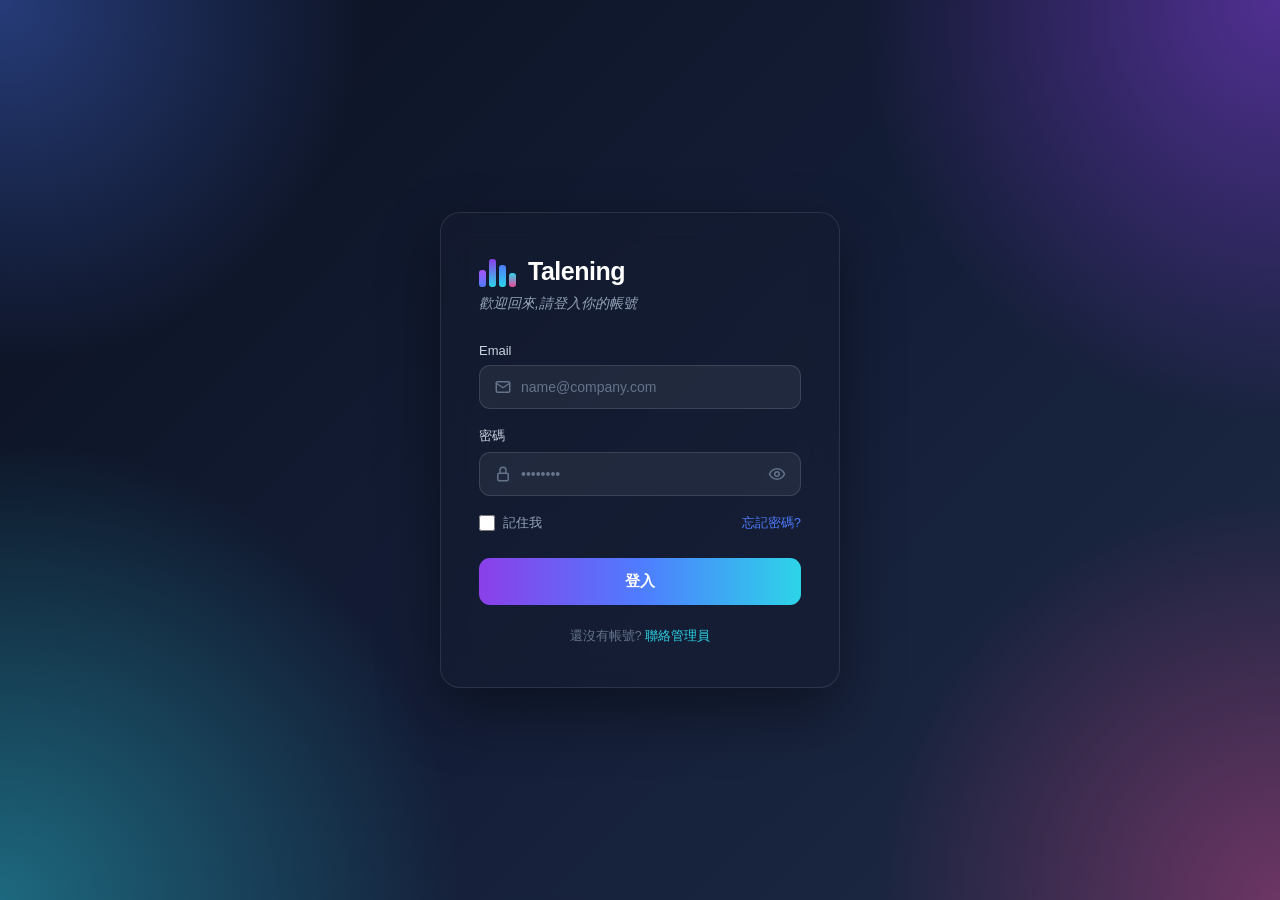
<file: TaleningLogin/index.html>
<!DOCTYPE html>
<html lang="zh-Hant">
<head>
<meta charset="UTF-8">
<meta name="viewport" content="width=device-width, initial-scale=1.0">
<title>Talening 登入</title>
<style>
  :root {
    --bg-deep-1: #0B1120;
    --bg-deep-2: #141E38;
    --bg-deep-3: #1E2A44;
    --brand-purple: #A855F7;
    --brand-blue: #4F7CFF;
    --brand-teal: #2DD4E8;
    --brand-pink: #EC4899;
    --glow-purple: rgba(139, 63, 232, 0.50);
    --glow-teal: rgba(45, 212, 232, 0.42);
    --glow-blue: rgba(79, 124, 255, 0.40);
    --glow-pink: rgba(236, 72, 153, 0.38);
    --text-light: #CBD5E1;
    --text-muted: #94A3B8;
    --text-faint: #64748B;
  }

  * { margin: 0; padding: 0; box-sizing: border-box; }

  body {
    font-family: -apple-system, BlinkMacSystemFont, "Segoe UI", "Noto Sans TC", "PingFang TC", "Microsoft JhengHei", sans-serif;
    min-height: 100vh;
    display: flex;
    align-items: center;
    justify-content: center;
    background: linear-gradient(135deg, var(--bg-deep-1) 0%, var(--bg-deep-2) 55%, var(--bg-deep-3) 100%);
    position: relative;
    overflow: hidden;
    padding: 20px;
  }

  /* 右上角紫色光暈 — 最亮點貼齊右上角 */
  body::before {
    content: "";
    position: absolute;
    top: 0;
    right: 0;
    width: 460px;
    height: 460px;
    background: radial-gradient(circle at top right, var(--glow-purple), transparent 65%);
    pointer-events: none;
  }

  /* 左下角青色光暈 — 最亮點貼齊左下角 */
  body::after {
    content: "";
    position: absolute;
    bottom: 0;
    left: 0;
    width: 500px;
    height: 500px;
    background: radial-gradient(circle at bottom left, var(--glow-teal), transparent 65%);
    pointer-events: none;
  }

  /* 額外兩球:藍(左上角)+ 洋紅(右下角) */
  .glow-layer {
    position: absolute;
    inset: 0;
    overflow: hidden;
    pointer-events: none;
    z-index: 0;
  }
  .glow-layer .blue {
    position: absolute;
    top: 0;
    left: 0;
    width: 400px;
    height: 400px;
    background: radial-gradient(circle at top left, var(--glow-blue), transparent 65%);
  }
  .glow-layer .pink {
    position: absolute;
    bottom: 0;
    right: 0;
    width: 440px;
    height: 440px;
    background: radial-gradient(circle at bottom right, var(--glow-pink), transparent 65%);
  }

  .login-card {
    position: relative;
    z-index: 1;
    width: 400px;
    max-width: 100%;
    padding: 42px 38px;
    border-radius: 20px;
    background: rgba(20, 28, 48, 0.55);
    border: 1px solid rgba(255, 255, 255, 0.10);
    backdrop-filter: blur(14px);
    -webkit-backdrop-filter: blur(14px);
    box-shadow: 0 24px 60px rgba(0, 0, 0, 0.4);
  }

  .brand {
    display: flex;
    align-items: center;
    gap: 12px;
    margin-bottom: 8px;
  }

  .brand-bars {
    display: flex;
    gap: 3px;
    align-items: flex-end;
    height: 32px;
  }
  .brand-bars span {
    width: 7px;
    border-radius: 3px;
  }
  .bar1 { height: 17px; background: linear-gradient(180deg, #A855F7, #4F7CFF); }
  .bar2 { height: 28px; background: linear-gradient(180deg, #8B3FE8, #2DD4E8); }
  .bar3 { height: 22px; background: linear-gradient(180deg, #4F7CFF, #2DD4E8); }
  .bar4 { height: 14px; background: linear-gradient(180deg, #2DD4E8, #EC4899); }

  .brand-name {
    color: #fff;
    font-size: 25px;
    font-weight: 600;
    letter-spacing: -0.5px;
  }

  .subtitle {
    color: var(--text-muted);
    font-size: 14px;
    font-style: italic;
    margin-bottom: 30px;
  }

  .field-label {
    display: block;
    color: var(--text-light);
    font-size: 13px;
    margin-bottom: 7px;
  }

  .field {
    display: flex;
    align-items: center;
    gap: 9px;
    background: rgba(255, 255, 255, 0.06);
    border: 1px solid rgba(255, 255, 255, 0.12);
    border-radius: 11px;
    padding: 0 14px;
    margin-bottom: 18px;
    transition: border-color 0.2s, background 0.2s;
  }
  .field:focus-within {
    border-color: var(--brand-blue);
    background: rgba(255, 255, 255, 0.09);
  }
  .field svg { flex-shrink: 0; color: var(--text-faint); }
  .field input {
    flex: 1;
    background: transparent;
    border: none;
    outline: none;
    color: #fff;
    font-size: 14px;
    padding: 13px 0;
  }
  .field input::placeholder { color: var(--text-faint); }
  .toggle-pw { cursor: pointer; color: var(--text-faint); }
  .toggle-pw:hover { color: var(--text-light); }

  .row {
    display: flex;
    justify-content: space-between;
    align-items: center;
    margin-bottom: 26px;
  }
  .remember {
    display: flex;
    align-items: center;
    gap: 8px;
    color: var(--text-muted);
    font-size: 13px;
    cursor: pointer;
    user-select: none;
  }
  .remember input {
    width: 16px;
    height: 16px;
    accent-color: var(--brand-blue);
    cursor: pointer;
  }
  .forgot {
    color: var(--brand-blue);
    font-size: 13px;
    text-decoration: none;
  }
  .forgot:hover { text-decoration: underline; }

  .btn-login {
    width: 100%;
    border: none;
    padding: 14px;
    border-radius: 11px;
    background: linear-gradient(90deg, #8B3FE8, #4F7CFF, #2DD4E8);
    color: #fff;
    font-size: 15px;
    font-weight: 600;
    cursor: pointer;
    transition: opacity 0.2s, transform 0.1s;
  }
  .btn-login:hover { opacity: 0.92; }
  .btn-login:active { transform: scale(0.99); }

  .footer-text {
    margin-top: 22px;
    text-align: center;
    color: var(--text-faint);
    font-size: 13px;
  }
  .footer-text a {
    color: var(--brand-teal);
    text-decoration: none;
  }
  .footer-text a:hover { text-decoration: underline; }
</style>
</head>
<body>
  <div class="glow-layer">
    <div class="blue"></div>
    <div class="pink"></div>
  </div>
  <div class="login-card">
    <div class="brand">
      <div class="brand-bars">
        <span class="bar1"></span>
        <span class="bar2"></span>
        <span class="bar3"></span>
        <span class="bar4"></span>
      </div>
      <span class="brand-name">Talening</span>
    </div>
    <p class="subtitle">歡迎回來,請登入你的帳號</p>

    <form onsubmit="return false;">
      <label class="field-label" for="email">Email</label>
      <div class="field">
        <svg width="18" height="18" viewBox="0 0 24 24" fill="none" stroke="currentColor" stroke-width="2" stroke-linecap="round" stroke-linejoin="round"><rect x="3" y="5" width="18" height="14" rx="2"/><path d="m3 7 9 6 9-6"/></svg>
        <input type="email" id="email" placeholder="name@company.com" autocomplete="email">
      </div>

      <label class="field-label" for="password">密碼</label>
      <div class="field">
        <svg width="18" height="18" viewBox="0 0 24 24" fill="none" stroke="currentColor" stroke-width="2" stroke-linecap="round" stroke-linejoin="round"><rect x="5" y="11" width="14" height="10" rx="2"/><path d="M8 11V7a4 4 0 0 1 8 0v4"/></svg>
        <input type="password" id="password" placeholder="••••••••" autocomplete="current-password">
        <svg class="toggle-pw" id="togglePw" width="18" height="18" viewBox="0 0 24 24" fill="none" stroke="currentColor" stroke-width="2" stroke-linecap="round" stroke-linejoin="round"><path d="M2 12s3-7 10-7 10 7 10 7-3 7-10 7-10-7-10-7Z"/><circle cx="12" cy="12" r="3"/></svg>
      </div>

      <div class="row">
        <label class="remember">
          <input type="checkbox"> 記住我
        </label>
        <a href="#" class="forgot">忘記密碼?</a>
      </div>

      <button type="submit" class="btn-login">登入</button>
    </form>

    <p class="footer-text">還沒有帳號? <a href="#">聯絡管理員</a></p>
  </div>

  <script>
    const toggle = document.getElementById('togglePw');
    const pw = document.getElementById('password');
    toggle.addEventListener('click', () => {
      pw.type = pw.type === 'password' ? 'text' : 'password';
    });
  </script>
</body>
</html>
</file>
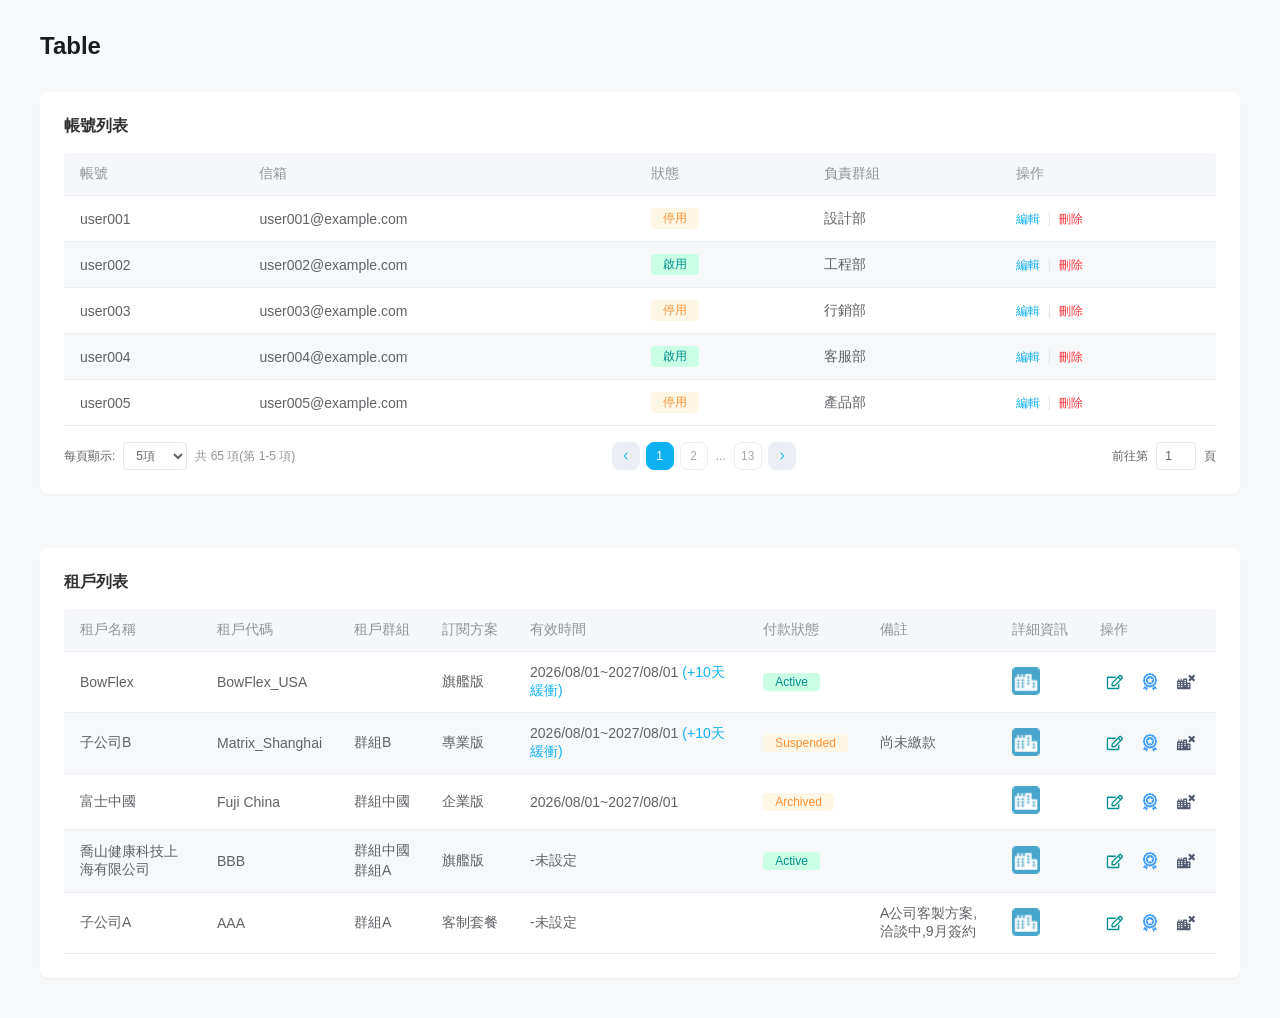
<file: Table.html>
<!DOCTYPE html>
<html lang="zh-Hant">
<head>
<meta charset="UTF-8">
<meta name="viewport" content="width=device-width, initial-scale=1.0">
<title>Table - Design Token Library</title>
<link rel="stylesheet" href="styles.css">
</head>
<body>
  <header>
    <h1>Table</h1>
  </header>
  <main>
    <div class="card">
      <h2>帳號列表</h2>
      <table class="table">
        <thead>
          <tr>
            <th>帳號</th>
            <th>信箱</th>
            <th>狀態</th>
            <th>負責群組</th>
            <th>操作</th>
          </tr>
        </thead>
        <tbody id="tableBody"></tbody>
      </table>
      <div class="pagination" id="pagination"></div>
    </div>
<br>
<br>
<br>
    <div class="card">
      <h2>租戶列表</h2>
      <table class="table">
        <thead>
          <tr>
            <th>租戶名稱</th>
            <th>租戶代碼</th>
            <th>租戶群組</th>
            <th>訂閱方案</th>
            <th>有效時間</th>
            <th>付款狀態</th>
            <th>備註</th>
            <th>詳細資訊</th>
            <th>操作</th>
          </tr>
        </thead>
        <tbody>
          <tr>
            <td>BowFlex</td>
            <td>BowFlex_USA</td>
            <td></td>
            <td>旗艦版</td>
            <td>2026/08/01~2027/08/01<span class="valid-period__extra">(+10天緩衝)</span></td>
            <td><span class="badge badge--success">Active</span></td>
            <td></td>
            <td><button class="icon-btn"><img src="img/Tenant.png" alt="詳細資訊"></button></td>
            <td>
              <div class="icon-btn-group">
                <button class="icon-btn--ghost"><img src="img/Edit.svg" alt="編輯"></button>
                <button class="icon-btn--ghost"><img src="img/Badge.svg" alt="設定認證"></button>
                <button class="icon-btn--ghost"><img src="img/Tenant_delet.svg" alt="刪除"></button>
              </div>
            </td>
          </tr>
          <tr>
            <td>子公司B</td>
            <td>Matrix_Shanghai</td>
            <td>群組B</td>
            <td>專業版</td>
            <td>2026/08/01~2027/08/01<span class="valid-period__extra">(+10天緩衝)</span></td>
            <td><span class="badge badge--warning">Suspended</span></td>
            <td>尚未繳款</td>
            <td><button class="icon-btn"><img src="img/Tenant.png" alt="詳細資訊"></button></td>
            <td>
              <div class="icon-btn-group">
                <button class="icon-btn--ghost"><img src="img/Edit.svg" alt="編輯"></button>
                <button class="icon-btn--ghost"><img src="img/Badge.svg" alt="設定認證"></button>
                <button class="icon-btn--ghost"><img src="img/Tenant_delet.svg" alt="刪除"></button>
              </div>
            </td>
          </tr>
          <tr>
            <td>富士中國</td>
            <td>Fuji China</td>
            <td>群組中國</td>
            <td>企業版</td>
            <td>2026/08/01~2027/08/01</td>
            <td><span class="badge badge--warning">Archived</span></td>
            <td></td>
            <td><button class="icon-btn"><img src="img/Tenant.png" alt="詳細資訊"></button></td>
            <td>
              <div class="icon-btn-group">
                <button class="icon-btn--ghost"><img src="img/Edit.svg" alt="編輯"></button>
                <button class="icon-btn--ghost"><img src="img/Badge.svg" alt="設定認證"></button>
                <button class="icon-btn--ghost"><img src="img/Tenant_delet.svg" alt="刪除"></button>
              </div>
            </td>
          </tr>
          <tr>
            <td>喬山健康科技上海有限公司</td>
            <td>BBB</td>
            <td>
              <div class="tenant-group">
                <span>群組中國</span>
                <span>群組A</span>
              </div>
            </td>
            <td>旗艦版</td>
            <td class="text-muted">-未設定</td>
            <td><span class="badge badge--success">Active</span></td>
            <td></td>
            <td><button class="icon-btn"><img src="img/Tenant.png" alt="詳細資訊"></button></td>
            <td>
              <div class="icon-btn-group">
                <button class="icon-btn--ghost"><img src="img/Edit.svg" alt="編輯"></button>
                <button class="icon-btn--ghost"><img src="img/Badge.svg" alt="設定認證"></button>
                <button class="icon-btn--ghost"><img src="img/Tenant_delet.svg" alt="刪除"></button>
              </div>
            </td>
          </tr>
          <tr>
            <td>子公司A</td>
            <td>AAA</td>
            <td>群組A</td>
            <td>客制套餐</td>
            <td class="text-muted">-未設定</td>
            <td></td>
            <td>A公司客製方案,洽談中,9月簽約</td>
            <td><button class="icon-btn"><img src="img/Tenant.png" alt="詳細資訊"></button></td>
            <td>
              <div class="icon-btn-group">
                <button class="icon-btn--ghost"><img src="img/Edit.svg" alt="編輯"></button>
                <button class="icon-btn--ghost"><img src="img/Badge.svg" alt="設定認證"></button>
                <button class="icon-btn--ghost"><img src="img/Tenant_delet.svg" alt="刪除"></button>
              </div>
            </td>
          </tr>
        </tbody>
      </table>
    </div>
  </main>
  <script>
    (function () {
      var CARET_LEFT_SVG = '<svg viewBox="0 0 20 20" xmlns="http://www.w3.org/2000/svg"><path d="M13.1633 15.5866C13.3394 15.7627 13.4384 16.0016 13.4384 16.2507C13.4384 16.4997 13.3394 16.7386 13.1633 16.9147C12.9872 17.0908 12.7483 17.1898 12.4992 17.1898C12.2502 17.1898 12.0113 17.0908 11.8352 16.9147L5.58519 10.6647C5.49779 10.5776 5.42844 10.4741 5.38112 10.3602C5.33381 10.2462 5.30945 10.124 5.30945 10.0006C5.30945 9.87726 5.33381 9.75509 5.38112 9.64113C5.42844 9.52718 5.49779 9.42368 5.58519 9.33659L11.8352 3.08659C12.0113 2.91047 12.2502 2.81152 12.4992 2.81152C12.7483 2.81152 12.9872 2.91047 13.1633 3.08659C13.3394 3.26271 13.4384 3.50158 13.4384 3.75065C13.4384 3.99972 13.3394 4.23859 13.1633 4.41471L7.57816 9.99987L13.1633 15.5866Z"/></svg>';
      var CARET_RIGHT_SVG = '<svg viewBox="0 0 20 20" xmlns="http://www.w3.org/2000/svg"><path d="M14.4132 10.6637L8.16325 16.9137C7.98713 17.0899 7.74826 17.1888 7.49918 17.1888C7.25011 17.1888 7.01124 17.0899 6.83512 16.9137C6.659 16.7376 6.56006 16.4987 6.56006 16.2497C6.56006 16.0006 6.659 15.7617 6.83512 15.5856L12.4218 10.0005L6.83668 4.41374C6.74948 4.32653 6.6803 4.223 6.63311 4.10906C6.58591 3.99512 6.56162 3.873 6.56162 3.74967C6.56162 3.62635 6.58591 3.50423 6.63311 3.39028C6.6803 3.27634 6.74948 3.17282 6.83668 3.08561C6.92389 2.9984 7.02742 2.92923 7.14136 2.88203C7.2553 2.83484 7.37742 2.81055 7.50075 2.81055C7.62408 2.81055 7.7462 2.83484 7.86014 2.88203C7.97408 2.92923 8.0776 2.9984 8.16481 3.08561L14.4148 9.33561C14.5021 9.42281 14.5713 9.52639 14.6185 9.6404C14.6657 9.75441 14.6899 9.87661 14.6898 10C14.6896 10.1234 14.6651 10.2455 14.6177 10.3594C14.5702 10.4733 14.5007 10.5767 14.4132 10.6637Z"/></svg>';
      var TOTAL = 65;
      var STATUS_LIST = [
        { text: '啟用', cls: 'badge--success' },
        { text: '停用', cls: 'badge--warning' }
      ];
      var GROUPS = ['產品部', '設計部', '工程部', '行銷部', '客服部'];

      function buildData() {
        var rows = [];
        for (var i = 1; i <= TOTAL; i++) {
          var id = String(i).padStart(3, '0');
          rows.push({
            account: 'user' + id,
            email: 'user' + id + '@example.com',
            status: STATUS_LIST[i % STATUS_LIST.length],
            group: GROUPS[i % GROUPS.length]
          });
        }
        return rows;
      }

      var data = buildData();
      var pageSize = 5;
      var currentPage = 1;

      function totalPages() {
        return Math.max(1, Math.ceil(data.length / pageSize));
      }

      function getPageList(current, total) {
        var delta = 1;
        var range = [];
        for (var i = 1; i <= total; i++) {
          if (i === 1 || i === total || (i >= current - delta && i <= current + delta)) {
            range.push(i);
          } else if (range[range.length - 1] !== '...') {
            range.push('...');
          }
        }
        return range;
      }

      function renderTable() {
        var tbody = document.getElementById('tableBody');
        var start = (currentPage - 1) * pageSize;
        var pageRows = data.slice(start, start + pageSize);
        tbody.innerHTML = pageRows.map(function (row) {
          return '<tr>' +
            '<td>' + row.account + '</td>' +
            '<td>' + row.email + '</td>' +
            '<td><span class="badge ' + row.status.cls + '">' + row.status.text + '</span></td>' +
            '<td>' + row.group + '</td>' +
            '<td><a class="table-action">編輯</a><span class="table-action-divider">|</span><a class="table-action table-action--danger">刪除</a></td>' +
            '</tr>';
        }).join('');
      }

      function renderPagination() {
        var container = document.getElementById('pagination');
        var total = totalPages();
        var start = (currentPage - 1) * pageSize + 1;
        var end = Math.min(currentPage * pageSize, data.length);

        var pagesHtml = getPageList(currentPage, total).map(function (p) {
          if (p === '...') {
            return '<span class="pagination__ellipsis">...</span>';
          }
          return '<button class="pagination__num' + (p === currentPage ? ' is-active' : '') + '" data-page="' + p + '">' + p + '</button>';
        }).join('');

        container.innerHTML =
          '<div class="pagination__left">' +
            '<span>每頁顯示:</span>' +
            '<select class="pagination__size-select" id="pageSizeSelect">' +
              [5, 10, 20, 50].map(function (n) {
                return '<option value="' + n + '"' + (n === pageSize ? ' selected' : '') + '>' + n + '項</option>';
              }).join('') +
            '</select>' +
            '<span class="pagination__total">共 ' + data.length + ' 項(第 ' + start + '-' + end + ' 項)</span>' +
          '</div>' +
          '<div class="pagination__pager">' +
            '<button class="pagination__arrow" id="prevBtn" ' + (currentPage === 1 ? 'disabled' : '') + '>' + CARET_LEFT_SVG + '</button>' +
            pagesHtml +
            '<button class="pagination__arrow" id="nextBtn" ' + (currentPage === total ? 'disabled' : '') + '>' + CARET_RIGHT_SVG + '</button>' +
          '</div>' +
          '<div class="pagination__jump">' +
            '<span>前往第</span>' +
            '<input type="number" class="pagination__jump-input" id="jumpInput" min="1" max="' + total + '" value="' + currentPage + '">' +
            '<span>頁</span>' +
          '</div>';

        document.getElementById('pageSizeSelect').addEventListener('change', function (e) {
          pageSize = Number(e.target.value);
          currentPage = 1;
          render();
        });
        document.getElementById('prevBtn').addEventListener('click', function () { goToPage(currentPage - 1); });
        document.getElementById('nextBtn').addEventListener('click', function () { goToPage(currentPage + 1); });
        container.querySelectorAll('.pagination__num[data-page]').forEach(function (btn) {
          btn.addEventListener('click', function () { goToPage(Number(btn.dataset.page)); });
        });
        document.getElementById('jumpInput').addEventListener('keydown', function (e) {
          if (e.key === 'Enter') goToPage(Number(e.target.value));
        });
      }

      function goToPage(p) {
        var total = totalPages();
        if (p < 1 || p > total || isNaN(p)) return;
        currentPage = p;
        render();
      }

      function render() {
        renderTable();
        renderPagination();
      }

      render();
    })();
  </script>
</body>
</html>
</file>
<file: styles.css>
:root {
  /* Color */
  --color-bg: #F7F8FA;
  --color-primary: #0DB1F2;
  --color-secondary: #FF8E33;
  --color-success: #CAFFE6;
  --color-warning: #FFF7E6;
  --color-danger: #FF383C;
  --color-danger-bg: #FFE1E2;
  --color-cancel: #CDDEE4;
  --color-info: #909399;
  --color-border: #E4E7ED;
  --color-border-light: #EBEEF5;
  --color-text-primary: #303133;
  --color-text-regular: #606266;
  --color-text-secondary: #909399;
  --color-text-active: #0DB1F2;
  --color-text-cancel: #A7ABB3;
  --color-text-placeholder: #C0C4CC;

  --color-text-Success: #008F8F;
  --color-text-Warning: #FF8E33;
  --color-link-Primary: #0DB1F2;
  --color-link-Secondary: #BDD1DB;

  /* Soft: 同色相、飽和度較低的 Primary（#0DB1F2 → 較柔和的藍）
  --color-primary-soft: #4698B9;
  --color-primary-softer: #98CCE1;
  --color-secondary-soft: #E6A23C;
  --color-secondary-softer: #F3D19E; */
  --color-primary-soft:#0DB1F2;
  --color-primary-softer:#0DB1F2;
  --color-secondary-soft:#F7B52C;
  --color-secondary-softer: #F7B52C;

  /* Button states (derived from Primary / Secondary / Cancel) */
  --btn-primary-bg: var(--color-primary);
  --btn-primary-bg-hover: #0B96CE;
  --btn-primary-bg-disabled: #9EE0FA;
  --btn-primary-text: #FFFFFF;

  --btn-secondary-bg: var(--color-secondary);
  --btn-secondary-bg-hover: #D9792B;
  --btn-secondary-bg-disabled: #FFD2AD;
  --btn-secondary-text: #FFFFFF;

  --btn-cancel-bg: var(--color-cancel);
  --btn-cancel-bg-hover: #B9C8CD;
  --btn-cancel-bg-disabled: #E6EFF2;
  --btn-cancel-border: var(--color-border);
  --btn-cancel-text: #FFFFFF;
  --btn-cancel-text-disabled: #CACDD1;

  --btn-primary-soft-bg: #F7F7F7;
  --btn-primary-soft-bg-hover: #3B809B;
  --btn-primary-soft-text:var(--color-primary-soft);

  /* Line (outline) button, built on top of Secondary's color */
  --btn-line-primary-text: var(--color-primary-soft);
  --btn-line-primary-border: var(--color-primary-softer);
  --btn-line-primary-bg-hover: #F7F7F7;
  --btn-line-primary-text-hover:var(--btn-primary-bg-hover);
  --btn-line-primary-border-hover:var(--btn-primary-bg-hover);
  --btn-line-secondary-text: var(--color-secondary-soft);
  --btn-line-secondary-border: var(--color-secondary-softer);
  --btn-line-secondary-bg-hover: #F7F7F7;
  --btn-line-secondary-text-hover: var(--btn-secondary-bg-hover);
  --btn-line-secondary-border-hover: var(--btn-secondary-bg-hover);

  /* Button hover: keep the default background color, layer a 20% black mask on top to darken it */
  --btn-hover-mask: linear-gradient(rgba(0, 0, 0, 0.2), rgba(0, 0, 0, 0.2));


  /* Spacing */
  --space-1: 4px;
  --space-2: 8px;
  --space-3: 12px;
  --space-4: 16px;
  --space-5: 24px;
  --space-6: 32px;
  --space-7: 48px;
  --space-8: 64px;

  /* Typography */
  --font-size-xs: 10px;
  --font-size-sm: 12px;
  --font-size-base: 14px;
  --font-size-md: 16px;
  --font-size-lg: 18px;
  --font-size-xl: 20px;
  --font-size-xxl: 24px;
  --font-weight-regular: 400;
  --font-weight-medium: 500;
  --font-weight-bold: 600;
  --line-height-base: 1.5;

  /* Radius */
  --radius-sm: 2px;
  --radius-base: 4px;
  --radius-md: 8px;
  --radius-lg: 12px;
  --radius-round: 9999px;

  /* Shadow */
  --shadow-sm: 0 1px 2px rgba(0,0,0,0.05);
  --shadow-base: 0 2px 8px rgba(0,0,0,0.08);
  --shadow-md: 0 4px 16px rgba(0,0,0,0.1);
  --shadow-lg: 0 8px 24px rgba(0,0,0,0.12);

  /* Breakpoints (reference values, used via JS/media queries) */
  --breakpoint-sm: 576px;
  --breakpoint-md: 768px;
  --breakpoint-lg: 992px;
  --breakpoint-xl: 1200px;

  /* Table */
  --table-thead-bg: #F5F7FA;
  --table-thead-text: #909399;

  /* Pagination */
  --pagination-active-bg: var(--color-primary);
  --pagination-active-text: #FFFFFF;
  --pagination-inactive-bg: var(--color-border-light);
  --pagination-inactive-text: var(--color-text-cancel);
  --pagination-arrow-bg: var(--color-border-light);
  --pagination-arrow-color: var(--color-text-cancel);
  --pagination-arrow-disabled-color: var(--color-border-light);
  --pagination-radius: 8px;
}

/* ===== Base ===== */
* {
  box-sizing: border-box;
}
body {
  margin: 0;
  min-height: 100vh;
  background-color: var(--color-bg);
  font-family: -apple-system, BlinkMacSystemFont, "Segoe UI", "PingFang TC", "Microsoft JhengHei", sans-serif;
}
a {
  cursor: pointer;
}
header {
  padding: 32px 40px;
}
h1 {
  margin: 0;
  font-size: 24px;
  color: #1A1D1F;
}
main {
  padding: 0 40px 40px;
}
main.grid {
  display: grid;
  grid-template-columns: repeat(auto-fit, minmax(320px, 1fr));
  gap: var(--space-5);
  align-items: start;
}
.card {
  background: #fff;
  border-radius: var(--radius-md);
  padding: var(--space-5);
  box-shadow: var(--shadow-sm);
}
.card h2 {
  margin: 0 0 var(--space-4);
  font-size: var(--font-size-md);
  color: var(--color-text-primary);
}

/* ===== Color swatches ===== */
.swatch-grid {
  display: grid;
  grid-template-columns: repeat(auto-fill, minmax(120px, 1fr));
  gap: var(--space-3);
}
.swatch {
  border: 1px solid var(--color-border-light);
  border-radius: var(--radius-base);
  overflow: hidden;
}
.swatch-color {
  height: 48px;
}
.swatch-label {
  padding: var(--space-2) var(--space-3);
  font-size: var(--font-size-xs);
  color: var(--color-text-regular);
}
.swatch-label b {
  display: block;
  font-size: var(--font-size-sm);
  color: var(--color-text-primary);
  font-weight: var(--font-weight-medium);
}

/* ===== Spacing scale ===== */
.space-row {
  display: flex;
  align-items: center;
  gap: var(--space-4);
  margin-bottom: var(--space-3);
}
.space-row .space-label {
  width: 120px;
  font-size: var(--font-size-xs);
  color: var(--color-text-regular);
  flex-shrink: 0;
}
.space-bar {
  height: 12px;
  background-color: var(--color-primary);
  border-radius: var(--radius-sm);
}

/* ===== Typography scale ===== */
.type-row {
  display: flex;
  align-items: baseline;
  gap: var(--space-4);
  margin-bottom: var(--space-3);
}
.type-row .type-label {
  width: 90px;
  font-size: var(--font-size-xs);
  color: var(--color-text-secondary);
  flex-shrink: 0;
}
.type-sample {
  color: var(--color-text-primary);
}

/* ===== Radius & shadow samples ===== */
.token-sample-row {
  display: flex;
  flex-wrap: wrap;
  gap: var(--space-4);
}
.token-sample {
  width: 88px;
  height: 64px;
  background-color: var(--color-bg);
  border: 1px solid var(--color-border-light);
  display: flex;
  align-items: flex-end;
  justify-content: center;
  padding-bottom: var(--space-2);
  font-size: var(--font-size-xs);
  color: var(--color-text-secondary);
}

/* ===== Breakpoints table ===== */
.bp-table {
  width: 100%;
  border-collapse: collapse;
  font-size: var(--font-size-sm);
}
.bp-table th, .bp-table td {
  text-align: left;
  padding: var(--space-2) var(--space-3);
  border-bottom: 1px solid var(--color-border-light);
  color: var(--color-text-regular);
}
.bp-table th {
  color: var(--color-text-secondary);
  font-weight: var(--font-weight-medium);
}

/* ===== Buttons: Primary / Secondary / Cancel × sm/md/lg × default/hover/disabled ===== */
.btn {
  display: inline-flex;
  align-items: center;
  justify-content: center;
  border: 1px solid transparent;
  border-radius: var(--radius-base);
  font-family: inherit;
  font-weight: var(--font-weight-medium);
  cursor: pointer;
  transition: background-color .2s, color .2s, border-color .2s;
  white-space: nowrap;
}
.btn--sm { height: 26px; padding: 0 var(--space-3); font-size: var(--font-size-sm); }
.btn--md { height: 30px; line-height: 30px; padding: 0 12px; font-size: var(--font-size-base); }
.btn--lg { height: 44px; padding: 0 var(--space-5); font-size: var(--font-size-md); }

/* Icon button (Default): icon/text gap 4px */
.btn--icon {
  height: auto;
  gap: 4px;
}
.btn__icon {
  width: 16px;
  height: 16px;
  display: block;
  flex-shrink: 0;
}

.btn--primary {
  background-color: var(--btn-primary-bg);
  color: var(--btn-primary-text);
}
.btn--primary:hover:not(:disabled):not(.is-disabled):not(.btn--line),
.btn--primary.is-hover:not(.btn--line) {
  background-image: var(--btn-hover-mask);
}
.btn--primary:disabled,
.btn--primary.is-disabled {
  background-color: var(--btn-primary-bg-disabled);
  color: var(--btn-primary-text);
  cursor: not-allowed;
}

.btn--secondary {
  background-color: var(--btn-secondary-bg);
  color: var(--btn-secondary-text);
}
.btn--secondary:hover:not(:disabled):not(.is-disabled):not(.btn--line),
.btn--secondary.is-hover:not(.btn--line) {
  background-image: var(--btn-hover-mask);
}
.btn--secondary:disabled,
.btn--secondary.is-disabled {
  background-color: var(--btn-secondary-bg-disabled);
  color: var(--btn-secondary-text);
  cursor: not-allowed;
}

.btn--cancel {
  background-color: var(--btn-cancel-bg);
  color: var(--btn-cancel-text);
  border-color: var(--btn-cancel-border);
}
.btn--cancel:hover:not(:disabled):not(.is-disabled):not(.btn--line),
.btn--cancel.is-hover:not(.btn--line) {
  background-image: var(--btn-hover-mask);
}
.btn--cancel:disabled,
.btn--cancel.is-disabled {
  background-color: var(--btn-cancel-bg-disabled);
  color: var(--btn-cancel-text-disabled);
  border-color: var(--color-border-light);
  cursor: not-allowed;
}


/* Line (outline) variant: transparent background, colored border + text */
.btn--line.btn--primary {
  background-color: #F7F7F7;
  color: var(--btn-line-primary-text);
  border-color: var(--btn-line-primary-border);
}
.btn--line.btn--primary:hover,
.btn--line.btn--primary.is-hover {
  color: var(--btn-line-primary-text-hover);
  border-color: var(--btn-line-primary-border-hover);
}
.btn--line.btn--secondary {
  background-color: #F7F7F7;
  color: var(--btn-line-secondary-text);
  border-color: var(--btn-line-secondary-border);
}
.btn--line.btn--secondary:hover,
.btn--line.btn--secondary.is-hover {
  color: var(--btn-line-secondary-text-hover);
  border-color: var(--btn-line-secondary-border-hover);
}


.btn-variant-block {
  margin-bottom: var(--space-5);
}
.btn-variant-block:last-child {
  margin-bottom: 0;
}
.btn-variant-block h3 {
  margin: 0 0 var(--space-3);
  font-size: var(--font-size-sm);
  font-weight: var(--font-weight-bold);
  color: var(--color-text-primary);
}
.btn-demo-row {
  display: flex;
  align-items: center;
  gap: var(--space-3);
  margin-bottom: var(--space-3);
}
.btn-demo-row:last-child {
  margin-bottom: 0;
}
.btn-demo-label {
  width:40px;
  flex-shrink: 0;
  font-size: var(--font-size-xs);
  color: var(--color-text-secondary);
}

/* ===== Generic state-demo row (reused by Input / Checkbox / Radio / Switch) ===== */
.demo-row {
  display: flex;
  align-items: center;
  gap: var(--space-3);
  margin-bottom: var(--space-3);
}
.demo-row:last-child {
  margin-bottom: 0;
}
.demo-label {
  width: 96px;
  flex-shrink: 0;
  font-size: var(--font-size-xs);
  color: var(--color-text-secondary);
}

/* ===== Input ===== */
.el-input__inner {
  width: 220px;
  height: 36px;
  padding: 0 var(--space-3);
  border: 1px solid var(--color-border);
  border-radius: var(--radius-base);
  background-color: #fff;
  font-family: inherit;
  font-size: var(--font-size-base);
  color: var(--color-text-primary);
  outline: none;
  transition: border-color .2s, box-shadow .2s;
}
.el-input__inner::placeholder {
  color: var(--color-text-placeholder);
}
.el-input__inner:hover,
.el-input__inner.is-hover {
  border-color: var(--btn-primary-bg-disabled);
}
.el-input__inner:focus,
.el-input__inner.is-focus {
  border-color: var(--color-primary);
  box-shadow: 0 0 0 2px rgba(13, 177, 242, 0.2);
}
.el-input__inner:disabled {
  background-color: var(--color-bg);
  border-color: var(--color-border-light);
  color: var(--color-text-placeholder);
  cursor: not-allowed;
}

/* ===== Checkbox ===== */
.el-checkbox {
  display: inline-flex;
  align-items: center;
  gap: var(--space-2);
  font-size: var(--font-size-base);
  color: var(--color-text-primary);
  cursor: pointer;
  user-select: none;
}
.el-checkbox__box {
  position: relative;
  width: 16px;
  height: 16px;
  flex-shrink: 0;
  border: 1px solid var(--color-border);
  border-radius: var(--radius-sm);
  background-color: #fff;
  transition: background-color .2s, border-color .2s;
}
.el-checkbox:hover .el-checkbox__box,
.el-checkbox.is-hover .el-checkbox__box {
  border-color: var(--color-primary);
}
.el-checkbox.is-checked .el-checkbox__box {
  background-color: var(--color-primary);
  border-color: var(--color-primary);
}
.el-checkbox.is-checked .el-checkbox__box::after {
  content: "";
  position: absolute;
  left: 4px;
  top: 1px;
  width: 5px;
  height: 8px;
  border: 2px solid #fff;
  border-top: 0;
  border-left: 0;
  transform: rotate(45deg);
}
.el-checkbox.is-disabled {
  color: var(--color-text-placeholder);
  cursor: not-allowed;
}
.el-checkbox.is-disabled .el-checkbox__box {
  background-color: var(--color-bg);
  border-color: var(--color-border-light);
}
.el-checkbox.is-disabled.is-checked .el-checkbox__box {
  background-color: var(--btn-primary-bg-disabled);
  border-color: var(--btn-primary-bg-disabled);
}

/* ===== Radio ===== */
.el-radio {
  display: inline-flex;
  align-items: center;
  gap: var(--space-2);
  font-size: var(--font-size-base);
  color: var(--color-text-primary);
  cursor: pointer;
  user-select: none;
}
.el-radio__circle {
  position: relative;
  width: 16px;
  height: 16px;
  flex-shrink: 0;
  border: 1px solid var(--color-border);
  border-radius: 50%;
  background-color: #fff;
  transition: border-color .2s;
}
.el-radio:hover .el-radio__circle,
.el-radio.is-hover .el-radio__circle {
  border-color: var(--color-primary);
}
.el-radio.is-checked .el-radio__circle {
  border-color: var(--color-primary);
}
.el-radio.is-checked .el-radio__circle::after {
  content: "";
  position: absolute;
  top: 50%;
  left: 50%;
  width: 6px;
  height: 6px;
  border-radius: 50%;
  background-color: var(--color-primary);
  transform: translate(-50%, -50%);
}
.el-radio.is-disabled {
  color: var(--color-text-placeholder);
  cursor: not-allowed;
}
.el-radio.is-disabled .el-radio__circle {
  background-color: var(--color-bg);
  border-color: var(--color-border-light);
}
.el-radio.is-disabled.is-checked .el-radio__circle::after {
  background-color: var(--color-text-placeholder);
}
.el-radio-group {
  display: flex;
  gap: var(--space-5);
}

/* ===== Switch ===== */
.el-switch {
  display: inline-flex;
  align-items: center;
  border: none;
  background: none;
  padding: 0;
  cursor: pointer;
}
.el-switch__core {
  position: relative;
  width: 40px;
  height: 20px;
  border-radius: var(--radius-round);
  background-color: var(--color-border);
  transition: background-color .2s, box-shadow .2s;
}
.el-switch__core::after {
  content: "";
  position: absolute;
  top: 2px;
  left: 2px;
  width: 16px;
  height: 16px;
  border-radius: 50%;
  background-color: #fff;
  box-shadow: 0 1px 2px rgba(0,0,0,0.2);
  transition: transform .2s;
}
.el-switch:hover .el-switch__core,
.el-switch.is-hover .el-switch__core {
  box-shadow: 0 0 0 2px rgba(13, 177, 242, 0.15);
}
.el-switch.is-checked .el-switch__core {
  background-color: var(--color-primary);
}
.el-switch.is-checked .el-switch__core::after {
  transform: translateX(20px);
}
.el-switch:disabled,
.el-switch.is-disabled {
  cursor: not-allowed;
  opacity: 0.4;
}

/* ===== Element Plus style: Tabs (top) ===== */
.el-tabs__header {
  margin: 0 0 16px;
}
.el-tabs__nav-wrap {
  position: relative;
  overflow: hidden;
}
.el-tabs__nav-wrap::after {
  content: "";
  position: absolute;
  left: 0;
  bottom: 0;
  width: 100%;
  height: 1px;
  background-color: var(--color-border);
  z-index: 1;
}
.el-tabs__nav {
  position: relative;
  display: flex;
}
.el-tabs__item {
  padding: 0 20px;
  height: 40px;
  line-height: 40px;
  font-size: 14px;
  font-weight: 500;
  color: var(--color-text-primary);
  position: relative;
  cursor: pointer;
  white-space: nowrap;
  transition: color .3s cubic-bezier(.645,.045,.355,1);
  user-select: none;
}
.el-tabs__item:hover {
  color: var(--color-primary);
}
.el-tabs__item.is-active {
  color: var(--color-primary);
}
.el-tabs__active-bar {
  position: absolute;
  bottom: 0;
  left: 0;
  height: 2px;
  background-color: var(--color-primary);
  z-index: 2;
  transition: transform .3s cubic-bezier(.645,.045,.355,1), width .3s cubic-bezier(.645,.045,.355,1);
}
.el-tabs__content {
  font-size: 14px;
  color: var(--color-text-regular);
  line-height: 1.6;
}
.el-tab-pane {
  display: none;
}
.el-tab-pane.is-active {
  display: block;
}

/* ===== Data table ===== */
.table {
  width: 100%;
  border-collapse: collapse;
  font-size: var(--font-size-base);
}
.table thead th {
  background-color: var(--table-thead-bg);
  color: var(--table-thead-text);
  font-weight: var(--font-weight-medium);
  text-align: left;
  padding: var(--space-3) var(--space-4);
  white-space: nowrap;
  border-bottom: 1px solid var(--color-border-light);
}
.table thead th:first-child {
  border-top-left-radius: var(--radius-base);
}
.table thead th:last-child {
  border-top-right-radius: var(--radius-base);
}
.table tbody td {
  padding: var(--space-3) var(--space-4);
  color: var(--color-text-regular);
  border-bottom: 1px solid var(--color-border-light);
}
.table tbody tr:nth-child(even) td {
  background-color: var(--color-bg);
}
.table tbody tr:hover td {
  background-color: var(--color-border-light);
}

/* ===== Pagination ===== */
.pagination {
  display: flex;
  align-items: center;
  justify-content: space-between;
  gap: var(--space-4);
  margin-top: var(--space-4);
  font-size: var(--font-size-sm);
  color: var(--color-text-regular);
  flex-wrap: wrap;
}
.pagination__left {
  display: flex;
  align-items: center;
  gap: var(--space-2);
}
.pagination__size-select {
  height: 28px;
  padding: 0 var(--space-2);
  border: 1px solid var(--color-border);
  border-radius: var(--radius-base);
  background-color: #fff;
  color: var(--color-text-regular);
  font-family: inherit;
  font-size: var(--font-size-sm);
  cursor: pointer;
}
.pagination__total {
  color: var(--color-text-secondary);
}
.pagination__pager {
  display: flex;
  align-items: center;
  gap: 6px;
}
.pagination__num {
  min-width: 28px;
  height: 28px;
  padding: 0 4px;
  border: 1px solid var(--pagination-inactive-bg);
  border-radius: var(--pagination-radius);
  background-color: #fff;
  color: var(--pagination-inactive-text);
  font-size: var(--font-size-sm);
  font-family: inherit;
  font-weight: var(--font-weight-medium);
  cursor: pointer;
  display: inline-flex;
  align-items: center;
  justify-content: center;
}
.pagination__num.is-active {
  background-color: var(--pagination-active-bg);
  border-color: var(--pagination-active-bg);
  color: var(--pagination-active-text);
}
.pagination__num:hover:not(.is-active) {
  background-color: var(--pagination-active-bg);
  border-color: var(--pagination-active-bg);
  color: var(--pagination-active-text);
  opacity: 0.85;
}
.pagination__ellipsis {
  padding: 0 2px;
  color: var(--color-text-secondary);
}
.pagination__arrow {
  width: 28px;
  height: 28px;
  border: none;
  border-radius: var(--pagination-radius);
  background-color: var(--pagination-arrow-bg);
  color: var(--pagination-arrow-color);
  cursor: pointer;
  display: inline-flex;
  align-items: center;
  justify-content: center;
  font-size: var(--font-size-sm);
}
.pagination__arrow svg {
  width: 10px;
  height: 10px;
  display: block;
  fill: var(--color-primary);
}
.pagination__arrow:disabled {
  color: var(--pagination-arrow-disabled-color);
  cursor: not-allowed;
}
.pagination__jump {
  display: flex;
  align-items: center;
  gap: var(--space-2);
}
.pagination__jump-input {
  width: 40px;
  height: 28px;
  padding: 0 var(--space-2);
  border: 1px solid var(--color-border);
  border-radius: var(--radius-base);
  text-align: center;
  font-family: inherit;
  font-size: var(--font-size-sm);
  color: var(--color-text-regular);
}

/* ===== Badge ===== */
.badge {
  display: inline-flex;
  align-items: center;
  padding: 2px var(--space-3);
  border-radius: var(--radius-base);
  font-size: var(--font-size-sm);
  font-weight: var(--font-weight-medium);
  white-space: nowrap;
}
.badge--success {
  background-color: var(--color-success);
  color: var(--color-text-Success);
}
.badge--warning {
  background-color: var(--color-warning);
  color: var(--color-text-Warning);
}
.badge--danger {
  background-color: var(--color-danger-bg);
  color: var(--color-danger);
}

/* ===== Table actions ===== */
.table-action {
  color: var(--color-link-Primary);
  cursor: pointer;
  text-decoration: none;
  font-size: var(--font-size-sm);
}
.table-action:hover {
  text-decoration: underline;
}
.table-action--danger {
  color: var(--color-danger);
}
.table-action-divider {
  color: var(--color-border);
  margin: 0 var(--space-2);
}

/* ===== Tenant table extras ===== */
.text-muted {
  color: var(--color-text-placeholder);
}
.valid-period__extra {
  color: var(--color-primary);
  margin-left: 4px;
}
.tenant-group {
  display: flex;
  flex-direction: column;
  gap: 2px;
  color: var(--color-text-regular);
}
.icon-btn {
  width: 28px;
  height: 28px;
  border: none;
  padding: 0;
  background-color: transparent;
  cursor: pointer;
  display: inline-flex;
  align-items: center;
  justify-content: center;
}
.icon-btn img {
  width: 28px;
  height: 28px;
}
.icon-btn-group {
  display: flex;
  align-items: center;
  gap: var(--space-2);
}
.icon-btn--ghost {
  width: 28px;
  height: 28px;
  border: none;
  padding: 0;
  border-radius: var(--radius-base);
  background-color: transparent;
  cursor: pointer;
  display: inline-flex;
  align-items: center;
  justify-content: center;
}
.icon-btn--ghost img {
  width: 18px;
  height: 18px;
}
</file>
